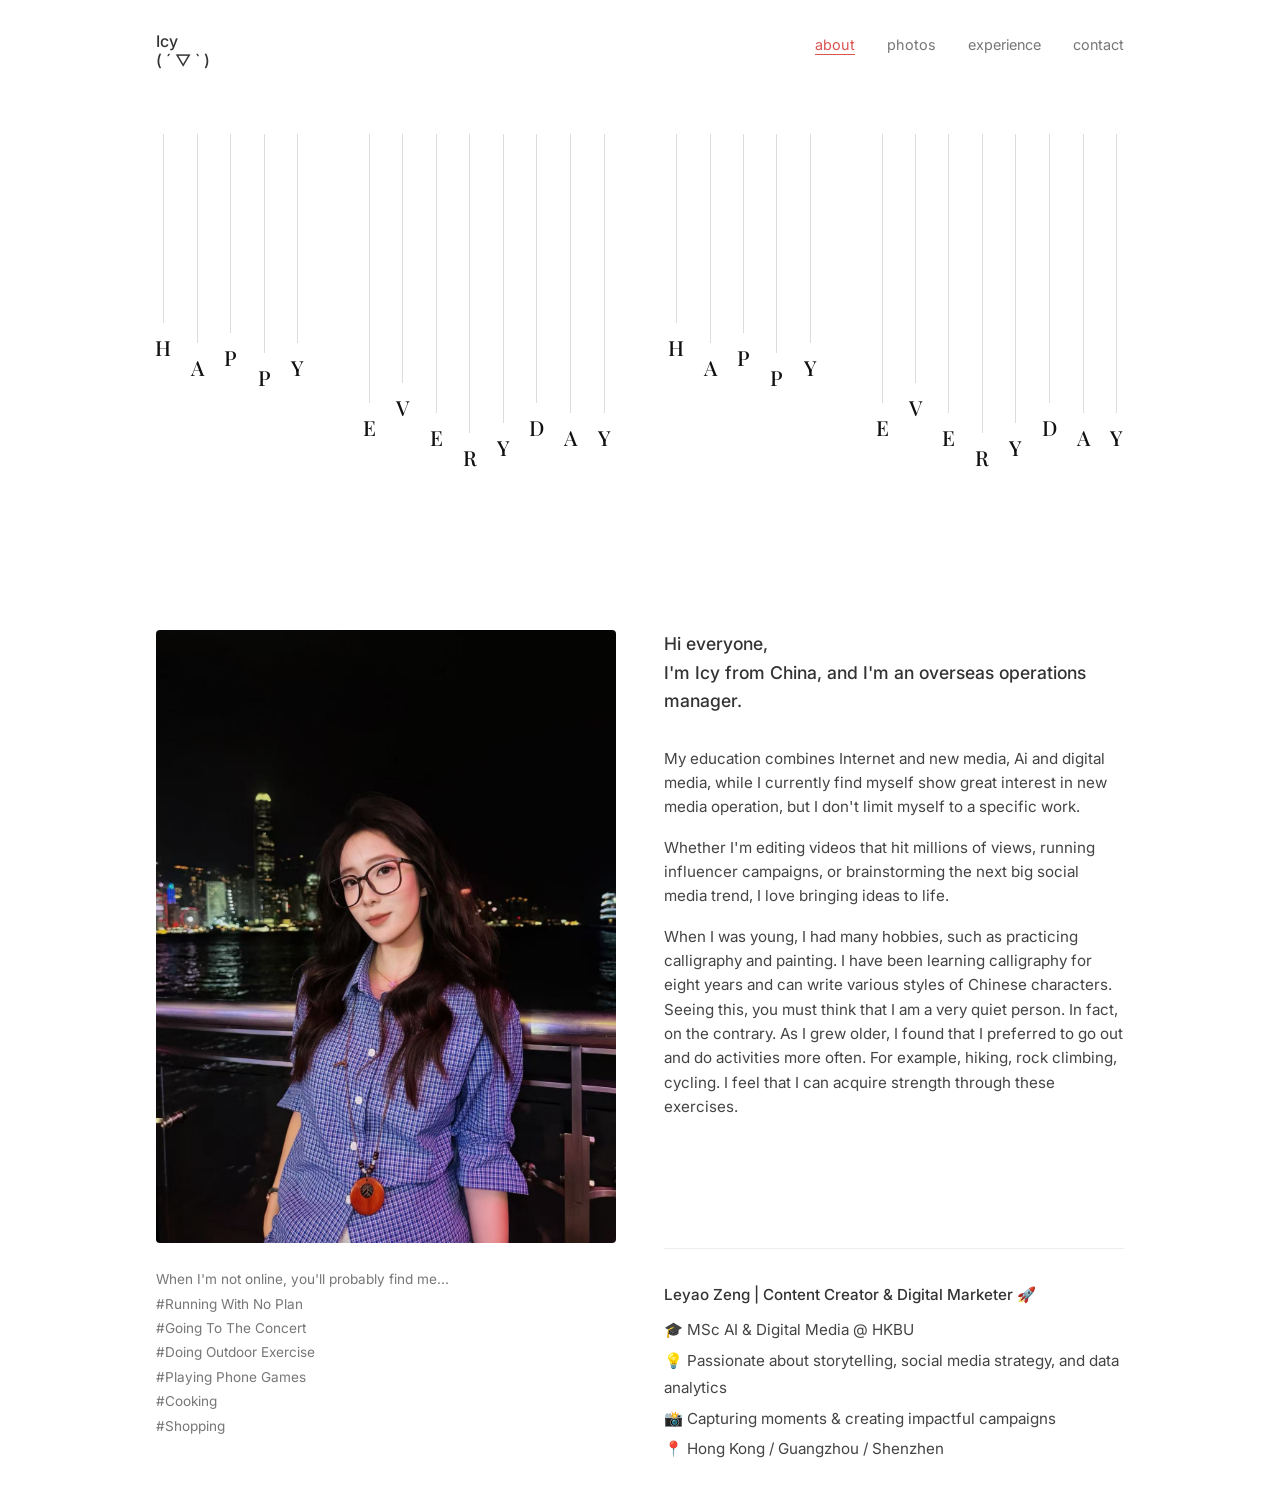
<file: index.html>
<!DOCTYPE html>
<html lang="zh-CN">
<head>
  <meta charset="UTF-8">
  <meta name="viewport" content="width=device-width, initial-scale=1.0">
  <title>About - My Website</title>
  <link rel="stylesheet" href="style.css">
  <link href="https://fonts.googleapis.com/css2?family=Inter:wght@300;400;500&family=Playfair+Display:ital,wght@0,400;0,600&display=swap" rel="stylesheet">
</head>
<body>
  <div class="container">
    <!-- 导航栏 (已经改成了不能点击的纯文本Logo) -->
    <nav class="navbar">
      <div class="logo">Icy<br>( ´ ▽ ` )</div>
      <ul class="nav-links">
        <li><a href="index.html" class="active">about</a></li>
        <li><a href="photos.html">photos</a></li>
        <li><a href="experience.html">experience</a></li>
        <li><a href="contact.html">contact</a></li>
      </ul>
    </nav>

    <main>
      <!-- 顶部艺术特效区：think of nothing, think of wind -->
      <!-- 通过给不同的高度(height)，制造出错落有致的视觉效果 -->
      <div class="hero-art">
        <div class="art-col" style="height: 230px;"><div class="art-line"></div><div class="art-char">H</div></div>
        <div class="art-col" style="height: 250px;"><div class="art-line"></div><div class="art-char">A</div></div>
        <div class="art-col" style="height: 240px;"><div class="art-line"></div><div class="art-char">P</div></div>
        <div class="art-col" style="height: 260px;"><div class="art-line"></div><div class="art-char">P</div></div>
        <div class="art-col" style="height: 250px;"><div class="art-line"></div><div class="art-char">Y</div></div>
        
        <div class="art-space"></div>
        
        <div class="art-col" style="height: 310px;"><div class="art-line"></div><div class="art-char">E</div></div>
        <div class="art-col" style="height: 290px;"><div class="art-line"></div><div class="art-char">V</div></div>
        <div class="art-col" style="height: 320px;"><div class="art-line"></div><div class="art-char">E</div></div>
        <div class="art-col" style="height: 340px;"><div class="art-line"></div><div class="art-char">R</div></div>
        <div class="art-col" style="height: 330px;"><div class="art-line"></div><div class="art-char">Y</div></div>
        <div class="art-col" style="height: 310px;"><div class="art-line"></div><div class="art-char">D</div></div>
        <div class="art-col" style="height: 320px;"><div class="art-line"></div><div class="art-char">A</div></div>
        <div class="art-col" style="height: 320px;"><div class="art-line"></div><div class="art-char">Y</div></div>

        <div class="art-space"></div>
        
        <div class="art-col" style="height: 230px;"><div class="art-line"></div><div class="art-char">H</div></div>
        <div class="art-col" style="height: 250px;"><div class="art-line"></div><div class="art-char">A</div></div>
        <div class="art-col" style="height: 240px;"><div class="art-line"></div><div class="art-char">P</div></div>
        <div class="art-col" style="height: 260px;"><div class="art-line"></div><div class="art-char">P</div></div>
        <div class="art-col" style="height: 250px;"><div class="art-line"></div><div class="art-char">Y</div></div>
        
        <div class="art-space"></div>
        
        <div class="art-col" style="height: 310px;"><div class="art-line"></div><div class="art-char">E</div></div>
        <div class="art-col" style="height: 290px;"><div class="art-line"></div><div class="art-char">V</div></div>
        <div class="art-col" style="height: 320px;"><div class="art-line"></div><div class="art-char">E</div></div>
        <div class="art-col" style="height: 340px;"><div class="art-line"></div><div class="art-char">R</div></div>
        <div class="art-col" style="height: 330px;"><div class="art-line"></div><div class="art-char">Y</div></div>
        <div class="art-col" style="height: 310px;"><div class="art-line"></div><div class="art-char">D</div></div>
        <div class="art-col" style="height: 320px;"><div class="art-line"></div><div class="art-char">A</div></div>
        <div class="art-col" style="height: 320px;"><div class="art-line"></div><div class="art-char">Y</div></div>
      </div>

      <!-- 个人简介区 -->
      <section class="about-grid">
        <!-- 左侧：照片与标签 -->
        <div class="about-image">
          <!-- 记得把这里的 IMG_7458.jpg 换成你的照片文件名 -->
          <img src="my-image.jpg" alt="我的个人照片">
          <div class="about-tags">
            When I'm not online, you'll probably find me...<br>
            #Running With No Plan<br>
            #Going To The Concert<br>
            #Doing Outdoor Exercise<br>
            #Playing Phone Games<br>
            #Cooking<br>
            #Shopping<br>
          </div>
        </div>

        <!-- 右侧：个人简介文本 -->
        <div class="about-text">
          <h1>Hi everyone, <br>I'm Icy from China, and I'm an overseas operations manager.</h1>
          
          <p>My education combines Internet and new media, Ai and digital media, while I currently find myself show great interest in new media operation, but I don't limit myself to a specific work.</p>
          
          <p>Whether I'm editing videos that hit millions of views, running influencer campaigns, or brainstorming the next big social media trend, I love bringing ideas to life.</p>

          <p>When I was young, I had many hobbies, such as practicing calligraphy and painting. I have been learning calligraphy for eight years and can write various styles of Chinese characters. Seeing this, you must think that I am a very quiet person. In fact, on the contrary. As I grew older, I found that I preferred to go out and do activities more often. For example, hiking, rock climbing, cycling. I feel that I can acquire strength through these exercises.</p>
                   
          <!-- 👇 这是为你新加的个人简介 👇 -->
          <p><br></p>
          <p><br></p>
          <div style="margin-top: 3rem; padding-top: 2rem; border-top: 1px solid #eee; font-size: 0.95rem; line-height: 1.8; color: #555;">
            <p style="font-weight: 500; color: #333; margin-bottom: 0.5rem;">Leyao Zeng | Content Creator & Digital Marketer 🚀</p>
            <p style="margin-bottom: 0.2rem;">🎓 MSc AI & Digital Media @ HKBU</p>
            <p style="margin-bottom: 0.2rem;">💡 Passionate about storytelling, social media strategy, and data analytics</p>
            <p style="margin-bottom: 0.2rem;">📸 Capturing moments & creating impactful campaigns</p>
            <p style="margin-bottom: 0;">📍 Hong Kong / Guangzhou / Shenzhen</p>
          </div>
          <!-- 👆 新加结束 👆 -->
        </div>
      </section>
    </main>
  </div>
</body>
</html>
</file>
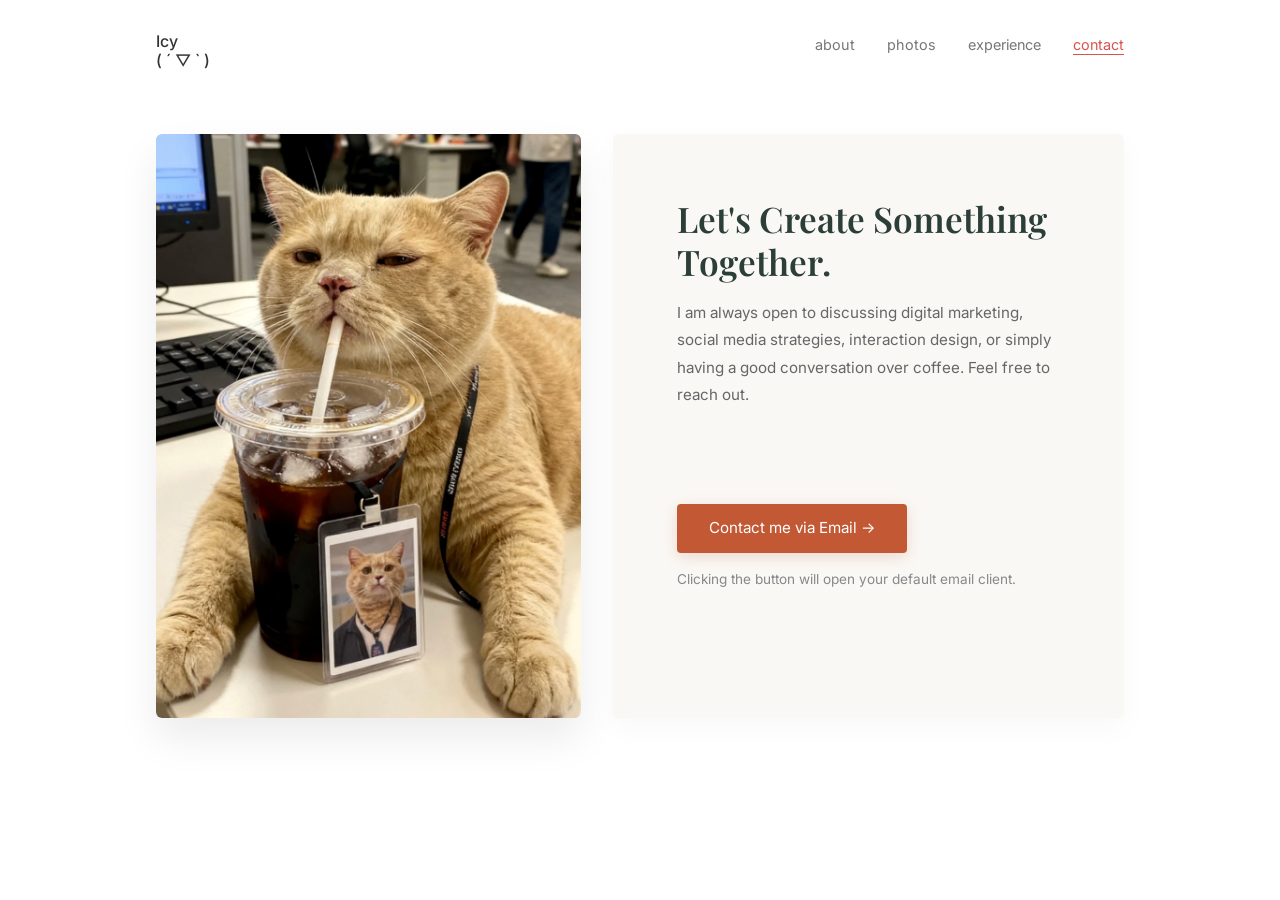
<file: contact.html>
<!DOCTYPE html>
<html lang="zh-CN">
<head>
  <meta charset="UTF-8">
  <meta name="viewport" content="width=device-width, initial-scale=1.0">
  <title>Contact - My Website</title>
  <link rel="stylesheet" href="style.css">
  <link href="https://fonts.googleapis.com/css2?family=Inter:wght@300;400;500&family=Playfair+Display:ital,wght@0,400;0,600&display=swap" rel="stylesheet">
</head>
<body>
  <div class="container">
    <!-- 导航栏 -->
    <nav class="navbar">
      <div class="logo">Icy<br>( ´ ▽ ` )</div>
      <ul class="nav-links">
        <li><a href="index.html">about</a></li>
        <li><a href="photos.html">photos</a></li>
        <li><a href="experience.html">experience</a></li>
        <li><a href="contact.html" class="active">contact</a></li>
      </ul>
    </nav>

    <main>
      <!-- 使用新的左右分栏网格布局 -->
      <div class="contact-grid">
        
        <!-- 左侧：3:4 的竖版照片 -->
        <div class="contact-image-wrapper">
          <!-- 请把 "contact-portrait.jpg" 换成你真实的照片名字 -->
          <img src="contact-me.jpg" alt="Let's connect">
        </div>

        <!-- 右侧：文字介绍与留言表单 -->
        <div class="contact-content">
          <h1 class="contact-title">Let's Create Something Together.</h1>
          <p class="contact-desc">
            I am always open to discussing digital marketing, social media strategies, interaction design, or simply having a good conversation over coffee. Feel free to reach out.
          </p>

          <!-- 极简留言表单 -->
          <!-- 👇 极简且无需后端的邮件按钮 👇 -->
          <div style="margin-top: 2rem; margin-bottom: 4rem;">
            <!-- 这里把 your.email@example.com 换成你的真实邮箱 -->
            <!-- subject=后面是自动填入的邮件标题 -->
            <!-- body=后面是自动填入的邮件正文开场白 -->
            <a href="mailto:your.email@example.com?subject=Hello%20from%20your%20website&body=Hi%20Leyao,%0A%0AI%20saw%20your%20portfolio%20and%20would%20love%20to%20connect!%0A%0A" 
               class="submit-btn" 
               style="text-decoration: none; display: inline-block;">
               Contact me via Email →
            </a>
            
            <p style="font-size: 0.85rem; color: #888; margin-top: 1rem;">
              Clicking the button will open your default email client.
            </p>
          </div>
          <!-- 👆 邮件按钮结束 👆 -->

        </div>

      </div>
    </main>
  </div>
</body>
</html>
</file>
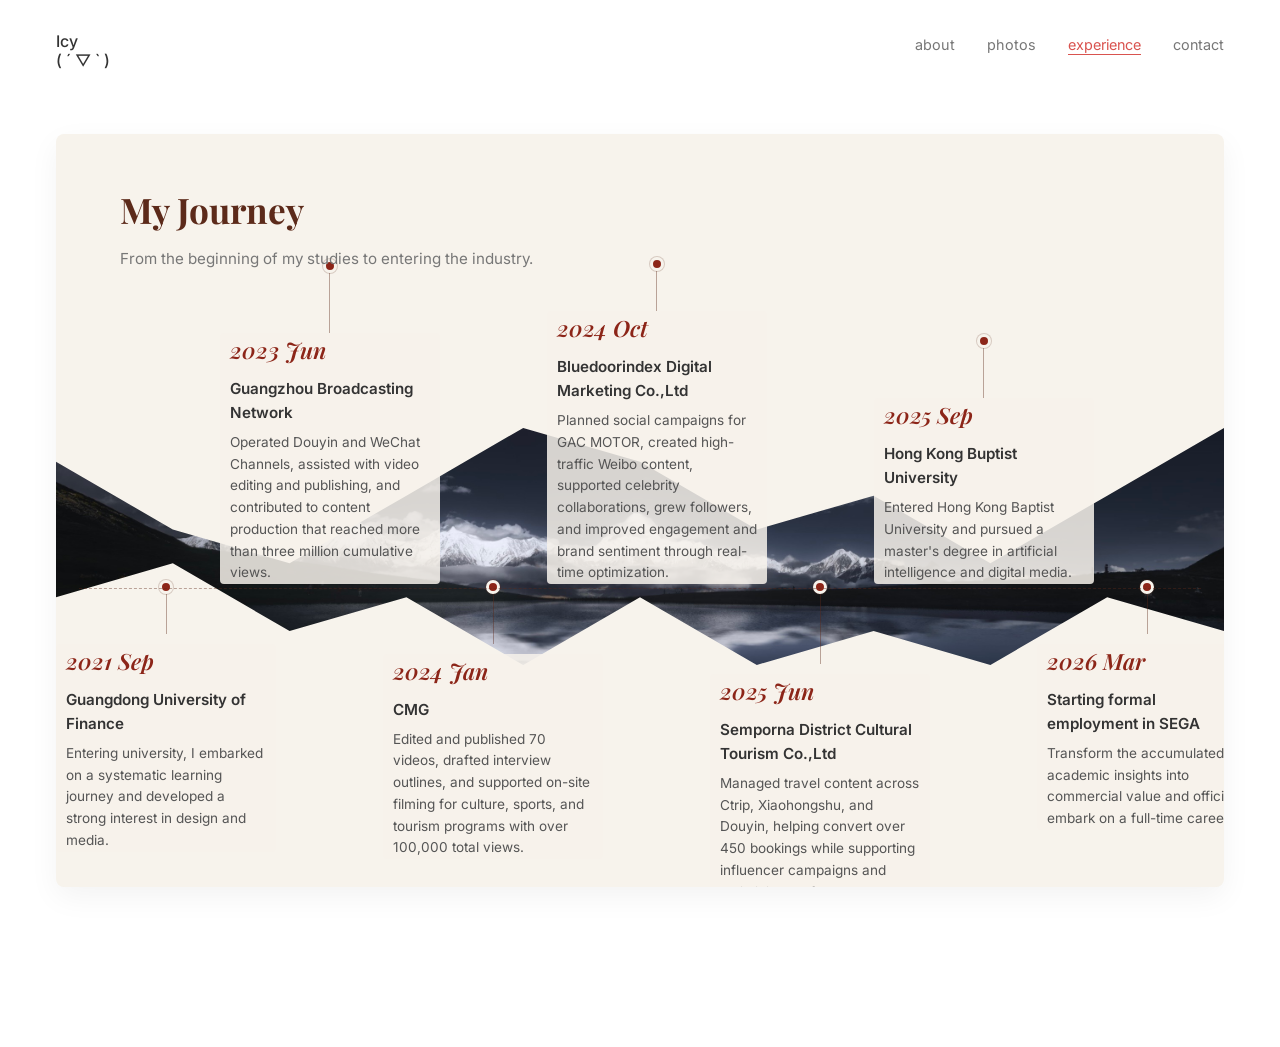
<file: experience.html>
<!DOCTYPE html>
<html lang="zh-CN">
<head>
  <meta charset="UTF-8">
  <meta name="viewport" content="width=device-width, initial-scale=1.0">
  <title>Experience - My Website</title>
  <link rel="stylesheet" href="style.css">
  <link href="https://fonts.googleapis.com/css2?family=Inter:wght@300;400;500;600&family=Playfair+Display:ital,wght@0,400;0,600;0,700&display=swap" rel="stylesheet">
</head>
<body>
  <div class="container" style="max-width: 1200px;">
    <!-- 导航栏 -->
    <nav class="navbar">
      <div class="logo">Icy<br>( ´ ▽ ` )</div>
      <ul class="nav-links">
        <li><a href="index.html">about</a></li>
        <li><a href="photos.html">photos</a></li>
        <li><a href="experience.html" class="active">experience</a></li>
        <li><a href="contact.html">contact</a></li>
      </ul>
    </nav>

    <main>
      <!-- 带有画卷质感的体验容器 -->
      <div class="experience-container">
        
        <div class="exp-header">
          <h1 class="exp-title">My Journey</h1>
          <p style="color: #777; font-size: 0.95rem;">From the beginning of my studies to entering the industry.</p>
        </div>

        <!-- 中间的波浪形图片背景 -->
        <!-- 注意：你要修改这幅波浪画卷的图片，请去 style.css 里面搜索 `.wave-background` 修改 background-image -->
        <div class="wave-background"></div>

        <div class="timeline-wrapper">
          <!-- 贯穿全场的虚线轴 -->
          <div class="timeline-line"></div>

          <!-- 1: 大学入学 (下侧) -->
          <div class="timeline-item item-1">
            <div class="timeline-dot"></div>
            <div class="timeline-stem" style="height: 40px;"></div>
            <div class="timeline-content">
              <div class="exp-year">2021 Sep </div>
              <div class="exp-node-title">Guangdong University of Finance</div>
              <div class="exp-desc">Entering university, I embarked on a systematic learning journey and developed a strong interest in design and media.</div>
            </div>
          </div>

          <!-- 2: 第一次实习 (上侧) -->
          <div class="timeline-item item-2">
            <div class="timeline-content">
              <div class="exp-year">2023 Jun</div>
              <div class="exp-node-title">Guangzhou Broadcasting Network</div>
              <div class="exp-desc">Operated Douyin and WeChat Channels, assisted with video editing and publishing, and contributed to content production that reached more than three million cumulative views.</div>
            </div>
            <div class="timeline-stem" style="height: 60px;"></div>
            <div class="timeline-dot"></div>
          </div>

          <!-- 3: 第二次实习 (下侧) -->
          <div class="timeline-item item-3">
            <div class="timeline-dot"></div>
            <div class="timeline-stem" style="height: 50px;"></div>
            <div class="timeline-content">
              <div class="exp-year">2024 Jan</div>
              <div class="exp-node-title">CMG</div>
              <div class="exp-desc">Edited and published 70 videos, drafted interview outlines, and supported on-site filming for culture, sports, and tourism programs with over 100,000 total views.</div>
            </div>
          </div>

          <!-- 4: 第三次实习 (上侧) -->
          <div class="timeline-item item-4">
            <div class="timeline-content">
              <div class="exp-year">2024 Oct</div>
              <div class="exp-node-title">Bluedoorindex Digital Marketing Co.,Ltd</div>
              <div class="exp-desc">Planned social campaigns for GAC MOTOR, created high-traffic Weibo content, supported celebrity collaborations, grew followers, and improved engagement and brand sentiment through real-time optimization.</div>
            </div>
            <div class="timeline-stem" style="height: 40px;"></div>
            <div class="timeline-dot"></div>
          </div>

          <!-- 5: 第四次实习 (下侧) -->
          <div class="timeline-item item-5">
            <div class="timeline-dot"></div>
            <div class="timeline-stem" style="height: 70px;"></div>
            <div class="timeline-content">
              <div class="exp-year">2025 Jun</div>
              <div class="exp-node-title">Semporna District Cultural Tourism Co.,Ltd</div>
              <div class="exp-desc">Managed travel content across Ctrip, Xiaohongshu, and Douyin, helping convert over 450 bookings while supporting influencer campaigns and optimizing performance through data analysis.

</div>
            </div>
          </div>

          <!-- 6: 研究生入学 (上侧) -->
          <div class="timeline-item item-6">
            <div class="timeline-content">
              <div class="exp-year">2025 Sep</div>
              <div class="exp-node-title">Hong Kong Buptist University</div>
              <div class="exp-desc">Entered Hong Kong Baptist University and pursued a master's degree in artificial intelligence and digital media.</div>
            </div>
            <div class="timeline-stem" style="height: 50px;"></div>
            <div class="timeline-dot"></div>
          </div>

          <!-- 7: 工作入职 (下侧) -->
          <div class="timeline-item item-7">
            <div class="timeline-dot"></div>
            <div class="timeline-stem" style="height: 40px;"></div>
            <div class="timeline-content">
              <div class="exp-year">2026 Mar</div>
              <div class="exp-node-title">Starting formal employment in SEGA</div>
              <div class="exp-desc">Transform the accumulated academic insights into commercial value and officially embark on a full-time career.</div>
            </div>
          </div>

        </div>
      </div>
    </main>
  </div>
</body>
</html>
</file>
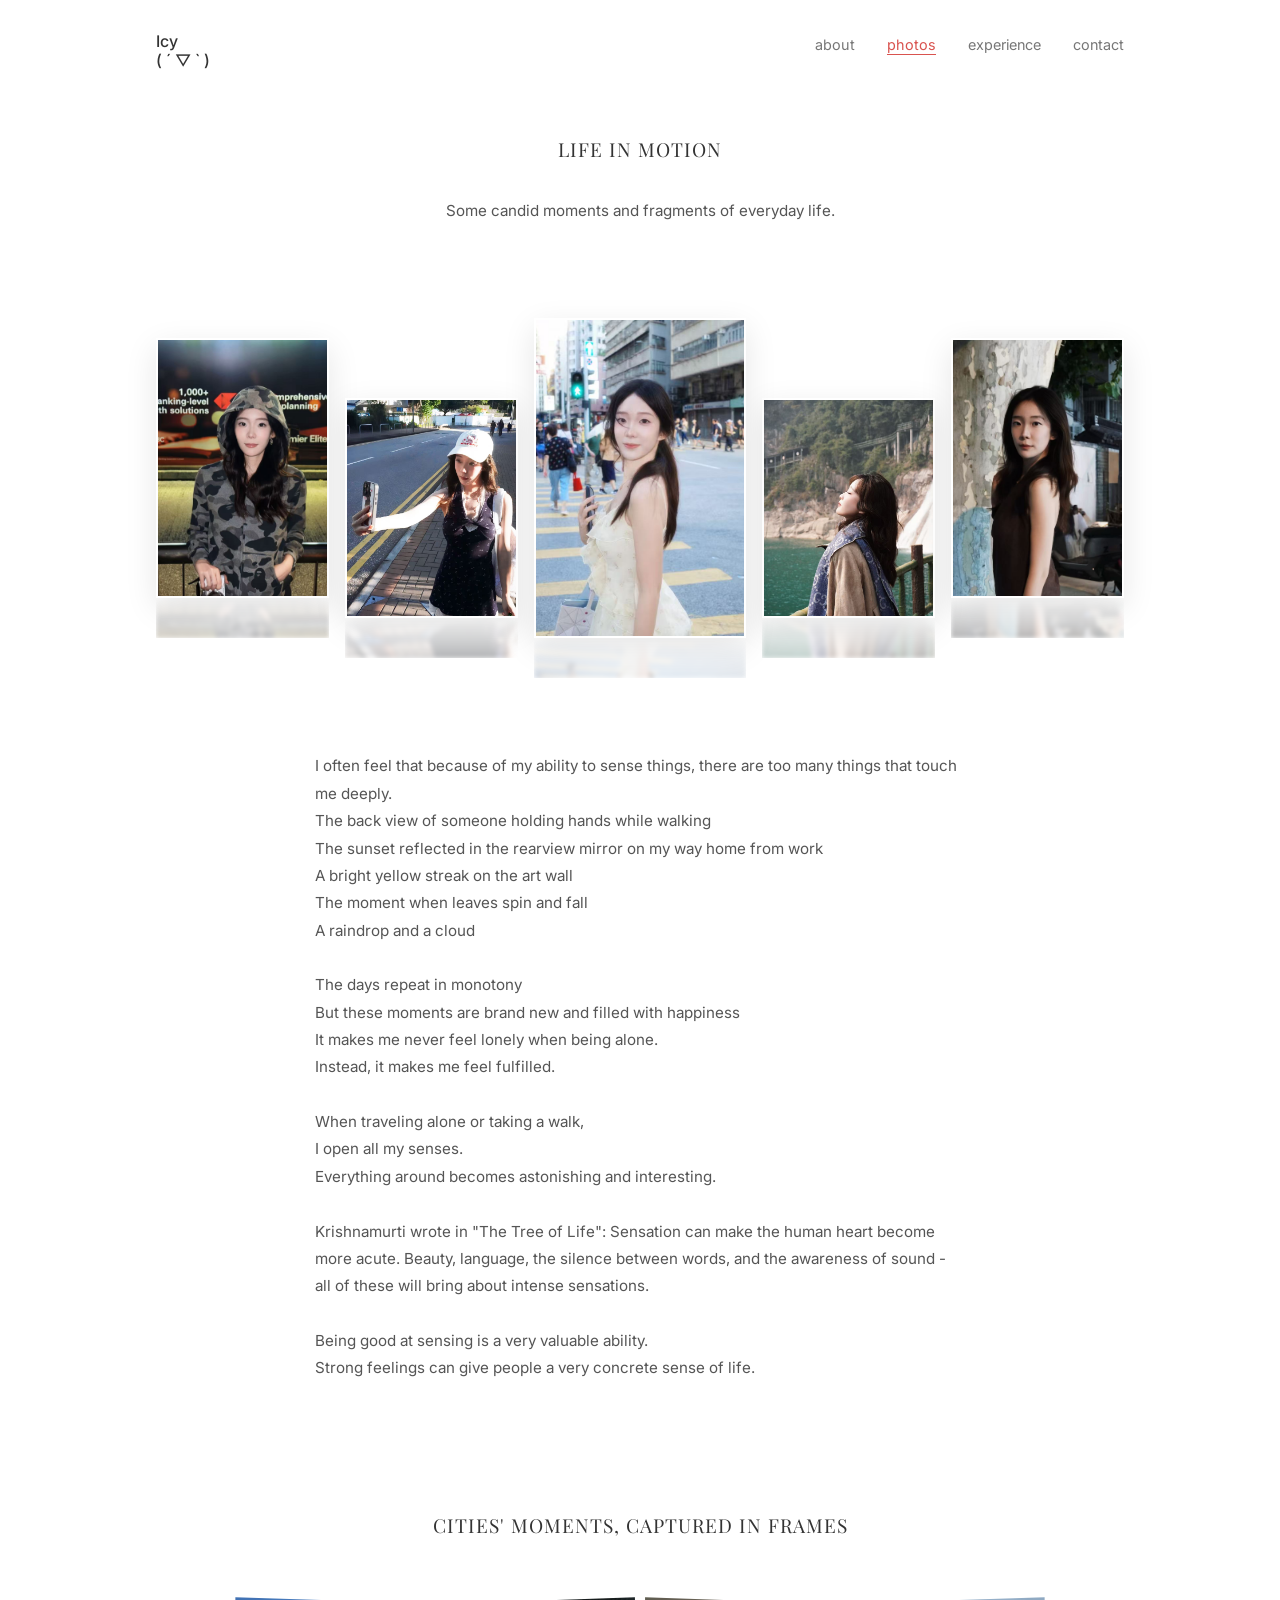
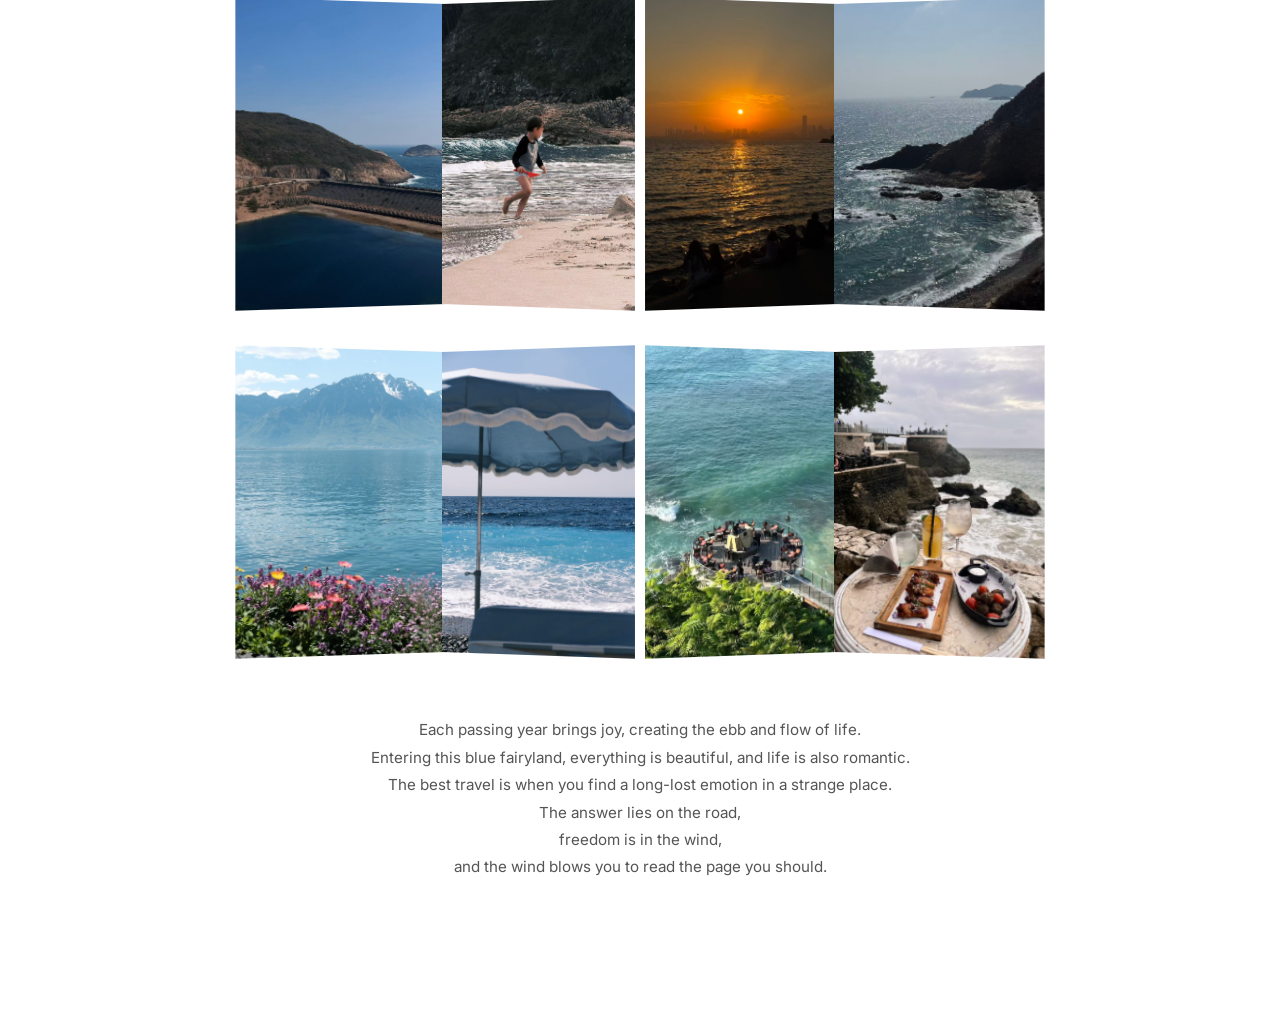
<file: photos.html>
<!DOCTYPE html>
<html lang="zh-CN">
<head>
  <meta charset="UTF-8">
  <meta name="viewport" content="width=device-width, initial-scale=1.0">
  <title>Photos - My Website</title>
  <link rel="stylesheet" href="style.css">
  <!-- 引入正文无衬线字体与标题衬线字体(Playfair Display) -->
  <link href="https://fonts.googleapis.com/css2?family=Inter:wght@300;400;500&family=Playfair+Display:ital,wght@0,400;0,600&display=swap" rel="stylesheet">
  
  <style>
    /* 为了实现图一的倒影，必须在这里用内联样式将图片设置为背景 */
    .ls-1 { background-image: url('my-life-1.jpg'); }
    .ls-2 { background-image: url('my-life-2.jpg'); }
    .ls-3 { background-image: url('my-life-3.jpg'); }
    .ls-4 { background-image: url('my-life-4.jpg'); }
    .ls-5 { background-image: url('my-life-5.jpg'); }
  </style>
</head>
<body>
  <div class="container">
    <!-- 导航栏 -->
    <nav class="navbar">
      <div class="logo">Icy<br>( ´ ▽ ` )</div>
      <ul class="nav-links">
        <li><a href="index.html">about</a></li>
        <li><a href="photos.html" class="active">photos</a></li>
        <li><a href="experience.html">experience</a></li>
        <li><a href="contact.html">contact</a></li>
      </ul>
    </nav>

    <main>
      <!-- 第一部分：生活照 (Lifestyle - 错落排版) -->
      <section class="photos-section">
        <h2 class="photos-section-title" style="font-family: 'Playfair Display', serif;">LIFE IN MOTION</h2>
        <p class="photos-section-desc" style="margin-bottom: 1rem;">
          Some candid moments and fragments of everyday life.
        </p>

        <!-- 5张生活照错落排列，带有倒影 -->
        <div class="lifestyle-gallery">
          <!-- 这里的 src 和上面 style 里的 background-image URL 必须保持一致 -->
          <div class="lifestyle-item ls-1"><img src="my-life-1.jpg" alt="生活照1"></div>
          <div class="lifestyle-item ls-2"><img src="my-life-2.jpg" alt="生活照2"></div>
          <div class="lifestyle-item ls-3"><img src="my-life-3.jpg" alt="生活照3"></div>
          <div class="lifestyle-item ls-4"><img src="my-life-4.jpg" alt="生活照4"></div>
          <div class="lifestyle-item ls-5"><img src="my-life-5.jpg" alt="生活照5"></div>
        </div>

        <p class="photos-section-desc" style="text-align: left; max-width: 650px; margin: 0 auto 3rem;">
          I often feel that because of my ability to sense things, there are too many things that touch me deeply.<br>
          The back view of someone holding hands while walking<br>
          The sunset reflected in the rearview mirror on my way home from work<br>
          A bright yellow streak on the art wall<br>
          The moment when leaves spin and fall<br>
          A raindrop and a cloud<br>
          <br>
          The days repeat in monotony<br>
          But these moments are brand new and filled with happiness<br>
          It makes me never feel lonely when being alone.<br>
          Instead, it makes me feel fulfilled.<br>
          <br>
          When traveling alone or taking a walk,<br>
          I open all my senses.<br>
          Everything around becomes astonishing and interesting.<br>
          <br>
          Krishnamurti wrote in "The Tree of Life": Sensation can make the human heart become more acute. Beauty, language, the silence between words, and the awareness of sound - all of these will bring about intense sensations.<br>
          <br>
          Being good at sensing is a very valuable ability.<br>
          Strong feelings can give people a very concrete sense of life.
        </p>
      </section>

      <!-- 第二部分：作品集 (Portfolio - 3D折页排版) -->
      <section class="photos-section" style="margin-top: 8rem;">
        <h2 class="photos-section-title" style="font-family: 'Playfair Display', serif;">CITIES' MOMENTS, CAPTURED IN FRAMES</h2>
        
        <!-- 8张作品照，分两行，呈屏风折叠状 -->
        <div class="portfolio-gallery">
          <!-- 第一行 (4张) -->
          <div class="portfolio-row">
            <div class="portfolio-item"><img src="portfolio-item-1.jpg" alt="作品1"></div>
            <div class="portfolio-item"><img src="portfolio-item-2.jpg" alt="作品2"></div>
            <div class="portfolio-item"><img src="portfolio-item-3.jpg" alt="作品3"></div>
            <div class="portfolio-item"><img src="portfolio-item-4.jpg" alt="作品4"></div>
          </div>
          
          <!-- 第二行 (4张) -->
          <div class="portfolio-row">
            <div class="portfolio-item"><img src="portfolio-item-5.jpg" alt="作品5"></div>
            <div class="portfolio-item"><img src="portfolio-item-6.jpg" alt="作品6"></div>
            <div class="portfolio-item"><img src="portfolio-item-7.jpg" alt="作品7"></div>
            <div class="portfolio-item"><img src="portfolio-item-8.jpg" alt="作品8"></div>
          </div>
        </div>

        <p class="photos-section-desc">
          Each passing year brings joy, creating the ebb and flow of life.<br>
          Entering this blue fairyland, everything is beautiful, and life is also romantic.<br>
          The best travel is when you find a long-lost emotion in a strange place.<br>
          The answer lies on the road,<br>
          freedom is in the wind,<br>
          and the wind blows you to read the page you should.<br>
        </p>
      </section>

    </main>
  </div>
</body>
</html>
</file>
<file: style.css>
:root {
  --color-bg: #ffffff;
  --color-text: #333333;
  --color-text-muted: #777777;
  --color-active: #d9534f;
  --font-body: 'Inter', -apple-system, BlinkMacSystemFont, "Segoe UI", Roboto, sans-serif;
  --space-4: 1rem;
  --space-8: 2rem;
  --space-12: 3rem;
  --space-16: 4rem;
}

* {
  box-sizing: border-box;
  margin: 0;
  padding: 0;
}

body {
  font-family: var(--font-body);
  background-color: var(--color-bg);
  color: var(--color-text);
  line-height: 1.6;
  -webkit-font-smoothing: antialiased;
}

.container {
  max-width: 1000px;
  margin: 0 auto;
  padding: var(--space-8) var(--space-4);
}

.navbar {
  display: flex;
  justify-content: space-between;
  align-items: flex-start;
  margin-bottom: var(--space-16);
}

.logo {
  text-decoration: none;
  color: var(--color-text);
  font-weight: 500;
  line-height: 1.2;
}

.nav-links {
  display: flex;
  gap: var(--space-8);
  list-style: none;
}

.nav-links a {
  text-decoration: none;
  color: var(--color-text-muted);
  font-size: 0.9rem;
  transition: color 0.2s ease;
}

.nav-links a:hover {
  color: var(--color-text);
}

.nav-links a.active {
  color: var(--color-active);
  text-decoration: underline;
  text-underline-offset: 4px;
}

.about-grid {
  display: grid;
  grid-template-columns: 1fr 1fr;
  gap: var(--space-12);
  align-items: start;
}

.about-image img {
  width: 100%;
  height: auto;
  border-radius: 4px;
  margin-bottom: var(--space-4);
}

.about-tags {
  color: var(--color-text-muted);
  font-size: 0.85rem;
  line-height: 1.8;
}

.about-text h1 {
  font-size: 1.1rem;
  font-weight: 500;
  margin-bottom: var(--space-8);
}

.about-text p {
  font-size: 0.95rem;
  margin-bottom: var(--space-4);
  color: #444;
}

.page-title {
  font-size: 1.4rem;
  font-weight: 400;
  margin-bottom: 2rem;
}

.page-note {
  color: #777;
  font-size: 0.95rem;
}

.contact-link {
  display: inline-block;
  margin-top: 1rem;
  color: #333;
  text-decoration: none;
  border-bottom: 1px solid #333;
}

@media (max-width: 768px) {
  .about-grid {
    grid-template-columns: 1fr;
  }

  .navbar {
    flex-direction: column;
    gap: var(--space-4);
  }

  .nav-links {
    gap: 1.2rem;
    flex-wrap: wrap;
  }
}
/* ==================== */
/* Index 主页特定样式 */
/* ==================== */

/* 顶部悬挂字母艺术装置 */
.hero-art {
  display: flex;
  justify-content: center;
  align-items: flex-start; /* 从顶部开始往下垂 */
  height: 400px;
  margin-top: 1rem;
  margin-bottom: 6rem;
  gap: 1.2rem;
}

.art-col {
  display: flex;
  flex-direction: column;
  align-items: center;
  width: 15px;
}

.art-line {
  width: 1px;
  background-color: #dcdcdc; /* 浅灰色细线 */
  flex-grow: 1; /* 自动拉伸填满高度 */
}

.art-char {
  margin-top: 8px;
  font-family: 'Playfair Display', serif; /* 优雅的衬线字体 */
  font-size: 1.3rem;
  color: #111;
  font-weight: 500;
}

.art-space {
  width: 20px; /* 单词之间的空格 */
}

/* 简历链接样式 */
.cv-link-wrapper {
  margin-top: 3rem;
  font-size: 0.85rem;
}

.cv-link {
  color: #555;
  text-decoration: none;
  transition: color 0.2s;
}

.cv-link:hover {
  color: #000;
}

.cv-text-underline {
  border-bottom: 1px solid #ccc;
  padding-bottom: 1px;
}

/* 主页手机端适配 */
@media (max-width: 768px) {
  .hero-art {
    gap: 0.3rem;
    height: 250px;
  }
  .art-char {
    font-size: 0.8rem;
  }
  .art-space {
    width: 8px;
  }
}
/* ==================== */
/* Index 主页特定样式 */
/* ==================== */

/* 顶部悬挂字母艺术装置 */
.hero-art {
  display: flex;
  justify-content: center;
  align-items: flex-start; /* 从顶部开始往下垂 */
  height: 400px;
  margin-top: 1rem;
  margin-bottom: 6rem;
  gap: 1.2rem;
}

.art-col {
  display: flex;
  flex-direction: column;
  align-items: center;
  width: 15px;
}

.art-line {
  width: 1px;
  background-color: #dcdcdc; /* 浅灰色细线 */
  flex-grow: 1; /* 自动拉伸填满高度 */
}

.art-char {
  margin-top: 8px;
  font-family: 'Playfair Display', serif; /* 优雅的衬线字体 */
  font-size: 1.3rem;
  color: #111;
  font-weight: 500;
}

.art-space {
  width: 20px; /* 单词之间的空格 */
}

/* 简历链接样式 */
.cv-link-wrapper {
  margin-top: 3rem;
  font-size: 0.85rem;
}

.cv-link {
  color: #555;
  text-decoration: none;
  transition: color 0.2s;
}

.cv-link:hover {
  color: #000;
}

.cv-text-underline {
  border-bottom: 1px solid #ccc;
  padding-bottom: 1px;
}

/* 主页手机端适配 */
@media (max-width: 768px) {
  .hero-art {
    gap: 0.3rem;
    height: 250px;
  }
  .art-char {
    font-size: 0.8rem;
  }
  .art-space {
    width: 8px;
  }
}

/* ==================== */
/* Photos 页面特定样式 */
/* ==================== */
.photos-section {
  margin-bottom: 6rem;
  text-align: center;
}

.photos-section-title {
  font-size: 1.2rem;
  font-weight: 400;
  margin-bottom: 2rem;
  letter-spacing: 1px;
}

.photos-section-desc {
  font-size: 0.95rem;
  color: #555;
  max-width: 700px;
  margin: 0 auto 3rem;
  line-height: 1.8;
}

/* 1. 生活照：错落有致的排列（参考图一） */
.lifestyle-gallery {
  display: flex;
  justify-content: center;
  align-items: center;
  gap: 1rem;
  height: 400px;
  margin: 4rem 0;
  position: relative;
}

.lifestyle-item {
  width: 18%;
  height: 250px;
  position: relative;
  transition: transform 0.3s ease;
}

/* 第1、3、5张靠上，第2、4张靠下，中间那张最大 */
.lifestyle-item:nth-child(odd) {
  transform: translateY(-20px);
  height: 260px;
}

.lifestyle-item:nth-child(even) {
  transform: translateY(20px);
  height: 220px;
}

.lifestyle-item:nth-child(3) {
  transform: translateY(-10px);
  height: 320px;
  width: 22%;
  z-index: 2;
}

.lifestyle-item img {
  width: 100%;
  height: 100%;
  object-fit: cover;
  border: 2px solid white;
  box-shadow: 0 10px 30px rgba(0,0,0,0.1);
}

/* 图片倒影效果 */
.lifestyle-item::after {
  content: '';
  position: absolute;
  bottom: -40px;
  left: 0;
  width: 100%;
  height: 40px;
  background-image: inherit; /* 通过内联样式继承背景图 */
  background-size: cover;
  background-position: bottom;
  transform: scaleY(-1);
  opacity: 0.3;
  filter: blur(2px);
  mask-image: linear-gradient(to bottom, rgba(0,0,0,1), rgba(0,0,0,0));
  -webkit-mask-image: linear-gradient(to bottom, rgba(0,0,0,1), rgba(0,0,0,0));
}

/* 2. 作品集：折页/屏风排列（参考图二） */
.portfolio-gallery {
  display: flex;
  flex-direction: column;
  align-items: center;
  margin: 4rem 0;
  gap: 3rem; /* 两行之间的间距 */
}

.portfolio-row {
  display: flex;
  justify-content: center;
  perspective: 1200px; /* 激活 3D 空间 */
}

.portfolio-item {
  width: 200px;
  height: 300px;
  position: relative;
  transition: transform 0.5s ease;
  margin: 0 -2px; /* 让图片稍微重叠消除缝隙 */
}

/* 实现左右交替的 3D 折叠效果 */
.portfolio-item:nth-child(odd) {
  transform: rotateY(15deg);
  transform-origin: right;
  box-shadow: inset -10px 0 20px -10px rgba(0,0,0,0.3); /* 阴影增加立体感 */
}

.portfolio-item:nth-child(even) {
  transform: rotateY(-15deg);
  transform-origin: left;
  box-shadow: inset 10px 0 20px -10px rgba(0,0,0,0.3);
}

.portfolio-item img {
  width: 100%;
  height: 100%;
  object-fit: cover;
}

/* 悬停时图片展开的效果 */
.portfolio-item:hover {
  transform: rotateY(0) scale(1.05);
  z-index: 10;
  box-shadow: 0 15px 30px rgba(0,0,0,0.2);
}

/* 手机端响应式 */
@media (max-width: 768px) {
  .lifestyle-gallery, .portfolio-row {
    flex-direction: column;
    height: auto;
    gap: 1.5rem;
  }
  .lifestyle-item, .portfolio-item {
    width: 90% !important;
    height: 300px !important;
    transform: none !important; /* 手机端取消错落和折页效果 */
  }
  .lifestyle-item::after {
    display: none; /* 手机端隐藏倒影 */
  }
}

/* ==================== */
/* Contact 页面特定样式 */
/* ==================== */
.contact-container {
  display: flex;
  flex-direction: column;
  align-items: center;
  text-align: center;
  margin-top: 6rem;
  margin-bottom: 8rem;
}

.contact-title {
  font-family: 'Playfair Display', serif;
  font-size: 2.5rem;
  font-weight: 400;
  margin-bottom: 1.5rem;
  color: #111;
}

.contact-desc {
  font-size: 1rem;
  color: #555;
  max-width: 500px;
  line-height: 1.8;
  margin-bottom: 4rem;
}

/* 巨型优雅的邮箱链接 */
.contact-email {
  font-family: 'Playfair Display', serif;
  font-size: 3.5rem;
  color: #111;
  text-decoration: none;
  position: relative;
  transition: all 0.3s ease;
  display: inline-block;
  margin-bottom: 5rem;
}

/* 邮箱悬停时的下划线动画 */
.contact-email::after {
  content: '';
  position: absolute;
  width: 100%;
  height: 2px;
  bottom: 5px;
  left: 0;
  background-color: #111;
  transform: scaleX(0);
  transform-origin: bottom right;
  transition: transform 0.5s cubic-bezier(0.86, 0, 0.07, 1);
}

.contact-email:hover::after {
  transform: scaleX(1);
  transform-origin: bottom left;
}

/* 底部的社交媒体链接 */
.social-group {
  display: flex;
  gap: 2.5rem;
  justify-content: center;
}

.social-link {
  color: #777;
  text-decoration: none;
  font-size: 0.85rem;
  letter-spacing: 1.5px;
  text-transform: uppercase;
  transition: color 0.3s;
}

.social-link:hover {
  color: #111;
}

/* 手机端适配 */
@media (max-width: 768px) {
  .contact-email {
    font-size: 1.8rem;
    margin-bottom: 3rem;
  }
  .contact-title {
    font-size: 2rem;
  }
  .social-group {
    flex-direction: column;
    gap: 1.5rem;
  }
}

/* ==================== */
/* Contact 页面高级杂志风布局 */
/* ==================== */
.contact-grid {
  display: grid;
  grid-template-columns: 5fr 6fr; /* 右边稍微宽一点点 */
  gap: 2rem; /* 左右间距 */
  align-items: center; /* 整体垂直居中 */
  margin-top: 2rem;
  margin-bottom: 6rem;
}

/* 左侧：照片阴影与质感 */
.contact-image-wrapper {
  width: 100%;
  height: 100%;
}

.contact-image-wrapper img {
  width: 100%;
  height: 100%;
  aspect-ratio: 3 / 4;
  object-fit: cover;
  border-radius: 6px;
  box-shadow: 0 20px 40px rgba(0,0,0,0.08); /* 增加高级的弥散阴影 */
}

/* 右侧：温柔的米色卡片区块 */
.contact-content {
  display: flex;
  flex-direction: column;
  background-color: #faf8f5; /* 温柔的浅米色背景 */
  padding: 4rem; /* 内部留出呼吸感 */
  border-radius: 6px;
  box-shadow: 0 10px 30px rgba(0,0,0,0.03);
}

.contact-content .contact-title {
  margin-top: 0;
  font-family: 'Playfair Display', serif;
  font-size: 2.2rem;
  font-weight: 600;
  margin-bottom: 1rem;
  color: #2c3e38; /* 优雅的深墨绿色 */
  line-height: 1.2;
}

.contact-content .contact-desc {
  font-size: 0.95rem;
  color: #666;
  line-height: 1.8;
  margin-bottom: 2.5rem;
}

/* 优化表单样式 */
.contact-form {
  width: 100%;
  display: flex;
  flex-direction: column;
  gap: 1.5rem; /* 输入框之间的间距 */
}

.form-group {
  position: relative;
}

.form-input {
  width: 100%;
  padding: 12px 0;
  font-family: var(--font-body);
  font-size: 0.95rem;
  color: #333;
  background: transparent;
  border: none;
  border-bottom: 1px solid #dcdcdc;
  outline: none;
  transition: all 0.3s ease;
}

/* 输入聚焦时，底线变成砖红色并加粗 */
.form-input:focus {
  border-bottom: 2px solid #c25934; 
}

.form-label {
  position: absolute;
  top: 12px;
  left: 0;
  font-size: 0.95rem;
  color: #999;
  pointer-events: none;
  transition: all 0.3s ease;
}

/* 浮动标签的变色效果 */
.form-input:focus ~ .form-label,
.form-input:not(:placeholder-shown) ~ .form-label {
  top: -10px;
  font-size: 0.75rem;
  color: #c25934; /* 砖红色 */
  font-weight: 500;
}

/* 砖红色质感按钮 */
.submit-btn {
  align-self: flex-start;
  background-color: #c25934; /* 砖红色背景 */
  color: #fff;
  border: none;
  border-radius: 4px;
  font-family: var(--font-body);
  font-size: 0.95rem;
  padding: 12px 32px;
  cursor: pointer;
  transition: all 0.3s ease;
  margin-top: 1.5rem;
  box-shadow: 0 4px 15px rgba(194, 89, 52, 0.2);
}

.submit-btn:hover {
  background-color: #a84b2b;
  transform: translateY(-2px); /* 鼠标悬停时微微上浮 */
  box-shadow: 0 8px 20px rgba(194, 89, 52, 0.3);
}

/* 社交媒体链接胶囊化 */
.contact-content .social-group {
  display: flex;
  gap: 1rem;
  margin-top: 3rem;
  padding-top: 2.5rem;
  border-top: 1px solid #eaeaea; /* 与上方表单隔开 */
}

.contact-content .social-link {
  font-size: 0.8rem;
  color: #2c3e38; /* 墨绿色文字 */
  border: 1px solid #2c3e38; /* 墨绿色边框 */
  padding: 6px 16px;
  border-radius: 20px; /* 胶囊圆角 */
  text-decoration: none;
  text-transform: uppercase;
  letter-spacing: 1px;
  transition: all 0.3s ease;
}

.contact-content .social-link:hover {
  background-color: #2c3e38;
  color: #fff; /* 悬停时背景填满 */
}

/* 手机端适配：卡片内边距变小 */
@media (max-width: 768px) {
  .contact-grid {
    grid-template-columns: 1fr;
    gap: 2rem;
  }
  .contact-content {
    padding: 2rem;
  }
  .contact-content .contact-title {
    font-size: 1.8rem;
  }
}

/* ==================== */
/* Experience 波浪时间轴样式 */
/* ==================== */
.experience-container {
  max-width: 1200px;
  margin: 4rem auto 8rem;
  position: relative;
  overflow: hidden;
  background-color: #f7f3ec; /* 模仿纸张底色 */
  border-radius: 8px;
  box-shadow: 0 10px 30px rgba(0,0,0,0.05);
}

/* 顶部标题区 */
.exp-header {
  padding: 3rem 4rem 1rem;
  position: relative;
  z-index: 10;
}

.exp-title {
  font-family: 'Playfair Display', serif;
  font-size: 2.2rem;
  color: #5c2a1a; /* 深红色标题 */
  margin-bottom: 0.5rem;
}

/* 中间波浪形图层 (使用clip-path切割图片) */
.wave-background {
  position: absolute;
  top: 30%;
  left: 0;
  width: 100%;
  height: 45%;
  /* 占位图，请换成你自己的横向长图 */
  background-image: url('experience.jpg');
  background-size: cover;
  background-position: center;
  /* 使用多边形路径制作出不规则的波浪边缘 */
  clip-path: polygon(
    0% 30%, 10% 50%, 20% 60%, 30% 40%, 40% 20%, 
    50% 30%, 60% 50%, 70% 40%, 80% 60%, 90% 40%, 100% 20%, 
    100% 80%, 90% 70%, 80% 90%, 70% 80%, 60% 90%, 
    50% 70%, 40% 90%, 30% 70%, 20% 80%, 10% 60%, 0% 70%
  );
  z-index: 1;
}

/* 时间轴容器 */
.timeline-wrapper {
  position: relative;
  width: 100%;
  min-height: 600px;
  z-index: 5;
}

/* 横向连接的主虚线 */
.timeline-line {
  position: absolute;
  top: 50%;
  left: 2%;
  right: 2%;
  height: 2px;
  border-bottom: 1px dashed rgba(92, 42, 26, 0.4);
  z-index: 4;
}

/* 7个时间节点项容器 */
.timeline-item {
  position: absolute;
  width: 220px;
  display: flex;
  flex-direction: column;
  align-items: center;
  transition: transform 0.3s ease;
}

.timeline-item:hover {
  transform: scale(1.05) !important;
}

/* 节点上的小红点 */
.timeline-dot {
  width: 14px;
  height: 14px;
  background-color: #8c2518;
  border: 3px solid #f7f3ec;
  border-radius: 50%;
  position: relative;
  z-index: 6;
  box-shadow: 0 0 0 1px rgba(92, 42, 26, 0.2);
}

/* 连接红点和文字的竖线 */
.timeline-stem {
  width: 1px;
  background-color: rgba(92, 42, 26, 0.4);
}

/* 内容卡片 */
.timeline-content {
  text-align: left;
  padding: 0 10px;
  background: rgba(247, 243, 236, 0.85); /* 微微半透明让背景透出来 */
  border-radius: 4px;
}

.exp-year {
  font-family: 'Playfair Display', serif;
  font-size: 1.4rem;
  color: #8c2518;
  font-style: italic;
  font-weight: 600;
  margin-bottom: 0.5rem;
}

.exp-node-title {
  font-weight: 600;
  color: #333;
  font-size: 0.95rem;
  margin-bottom: 0.4rem;
}

.exp-desc {
  font-size: 0.85rem;
  color: #555;
  line-height: 1.6;
}

/* 
  精确定位这7个节点 (上下交错排布) 
*/
/* 节点 1 (下) */
.item-1 { left: 0%; top: 50%; transform: translateY(-7px); }
.item-1 .timeline-content { margin-top: 10px; }

/* 节点 2 (上) */
.item-2 { left: 14%; bottom: 50%; transform: translateY(7px); flex-direction: column-reverse; }
.item-2 .timeline-content { margin-bottom: 10px; }

/* 节点 3 (下) */
.item-3 { left: 28%; top: 50%; transform: translateY(-7px); }
.item-3 .timeline-content { margin-top: 10px; }

/* 节点 4 (上) */
.item-4 { left: 42%; bottom: 50%; transform: translateY(7px); flex-direction: column-reverse; }
.item-4 .timeline-content { margin-bottom: 10px; }

/* 节点 5 (下) */
.item-5 { left: 56%; top: 50%; transform: translateY(-7px); }
.item-5 .timeline-content { margin-top: 10px; }

/* 节点 6 (上) */
.item-6 { left: 70%; bottom: 50%; transform: translateY(7px); flex-direction: column-reverse; }
.item-6 .timeline-content { margin-bottom: 10px; }

/* 节点 7 (下) */
.item-7 { left: 84%; top: 50%; transform: translateY(-7px); }
.item-7 .timeline-content { margin-top: 10px; }

/* 手机端适配：横向画卷变更为垂直排布 */
@media (max-width: 900px) {
  .wave-background {
    display: none; 
  }
  .experience-container {
    background-color: transparent;
    box-shadow: none;
    margin: 2rem auto;
  }
  .exp-header {
    padding: 1rem 0 3rem;
  }
  .timeline-wrapper {
    min-height: auto;
    display: flex;
    flex-direction: column;
    gap: 3rem;
  }
  .timeline-line {
    top: 0; bottom: 0; left: 12px;
    width: 1px; height: auto;
    border-bottom: none;
    border-left: 1px dashed rgba(92, 42, 26, 0.4);
  }
  .timeline-item {
    position: relative; width: 100%;
    left: 0 !important; top: 0 !important; bottom: 0 !important;
    transform: none !important;
    flex-direction: row !important;
    align-items: flex-start;
  }
  .timeline-item:hover { transform: none !important; }
  .timeline-dot {
    margin-left: 5px; margin-top: 8px; flex-shrink: 0;
  }
  .timeline-stem { display: none; }
  .timeline-content {
    margin-left: 20px;
    margin-top: 0 !important; margin-bottom: 0 !important;
  }
}
</file>
